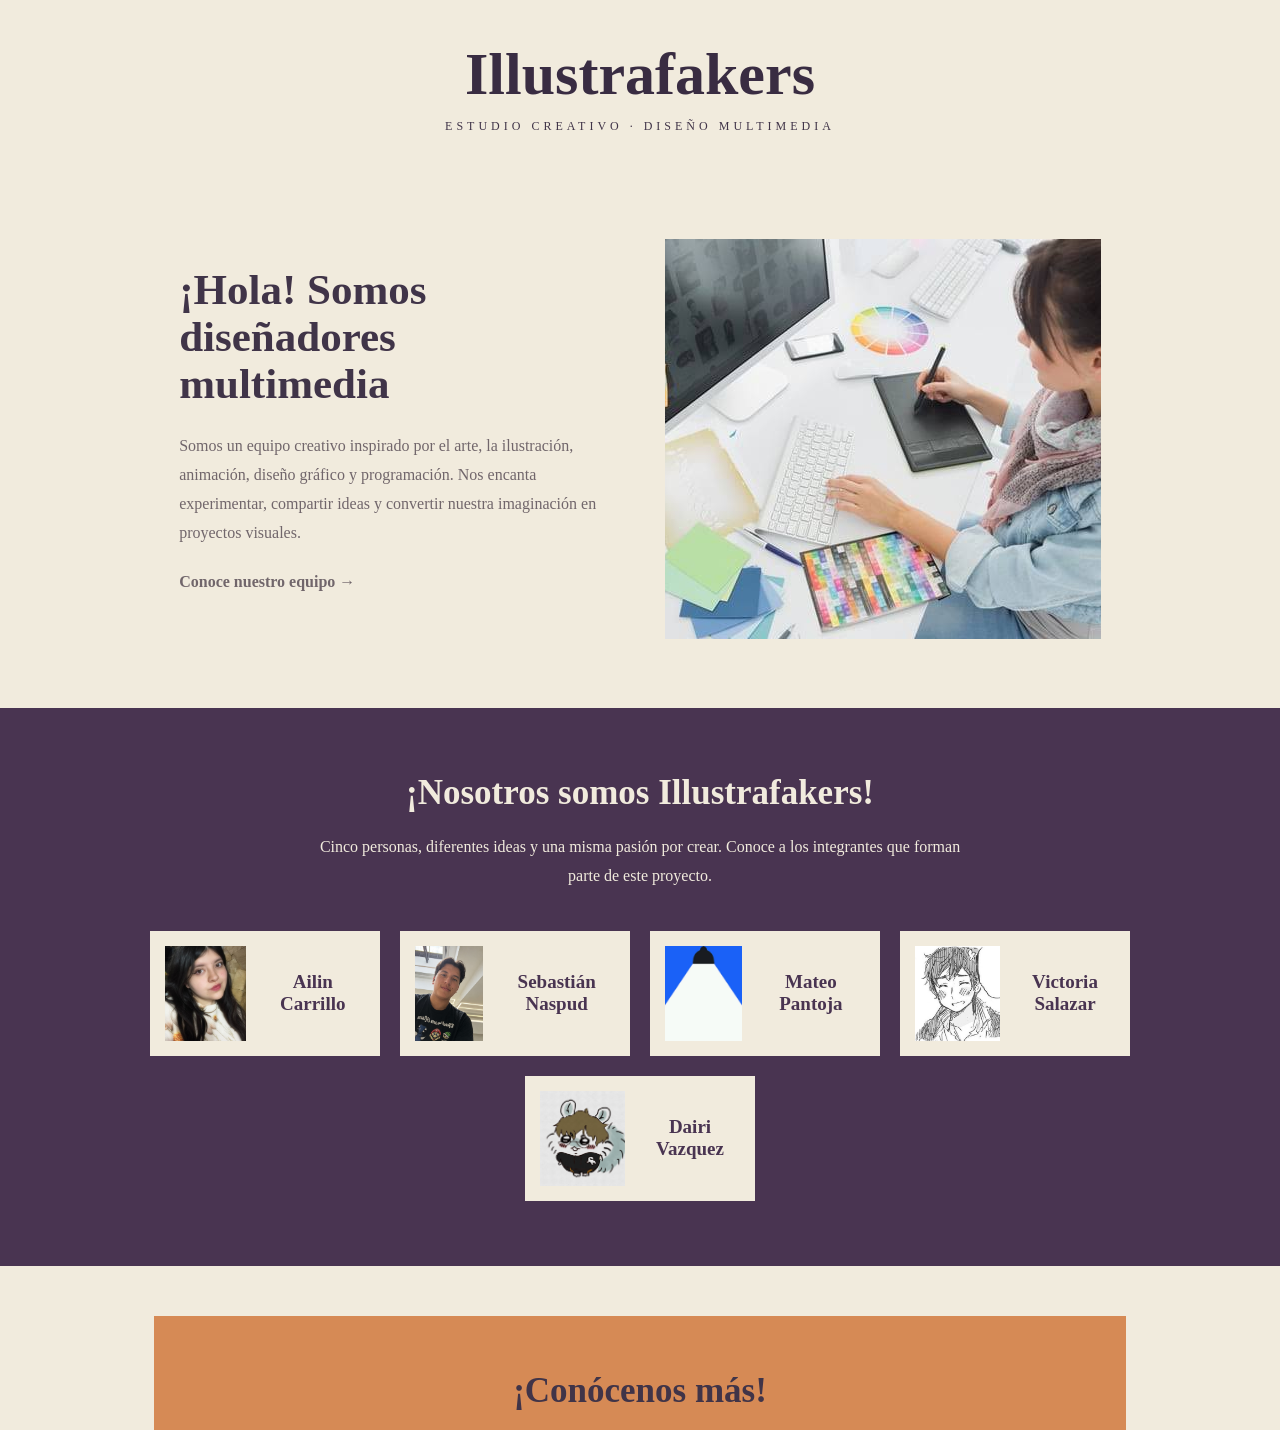
<file: index.html>
<!DOCTYPE html>
<html lang="es">
<head>
    <meta charset="UTF-8">
    <meta http-equiv="refresh" content="0; url=primerapag.html">
    <title>Illustrafakers</title>
</head>
<body>
    <a href="primerapag.html">Entrar a Illustrafakers</a>
</body>
</html>
</file>
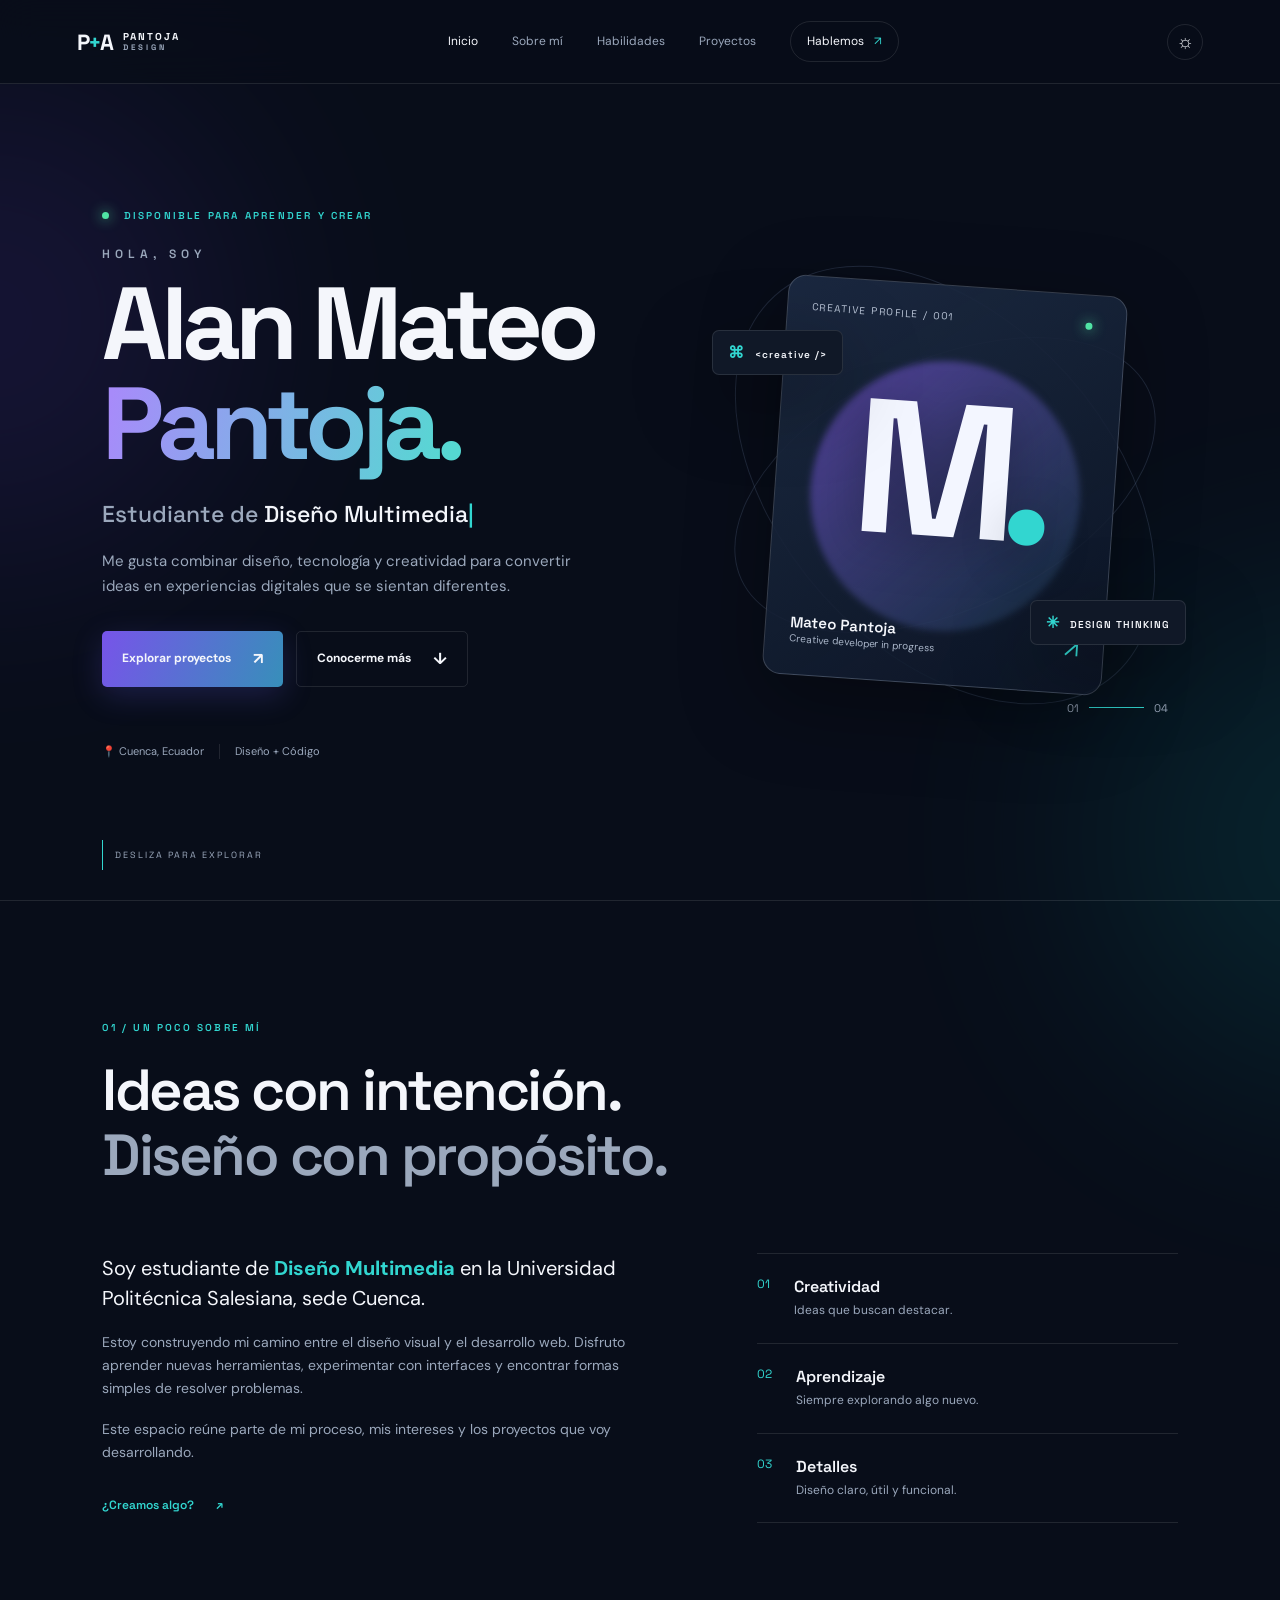
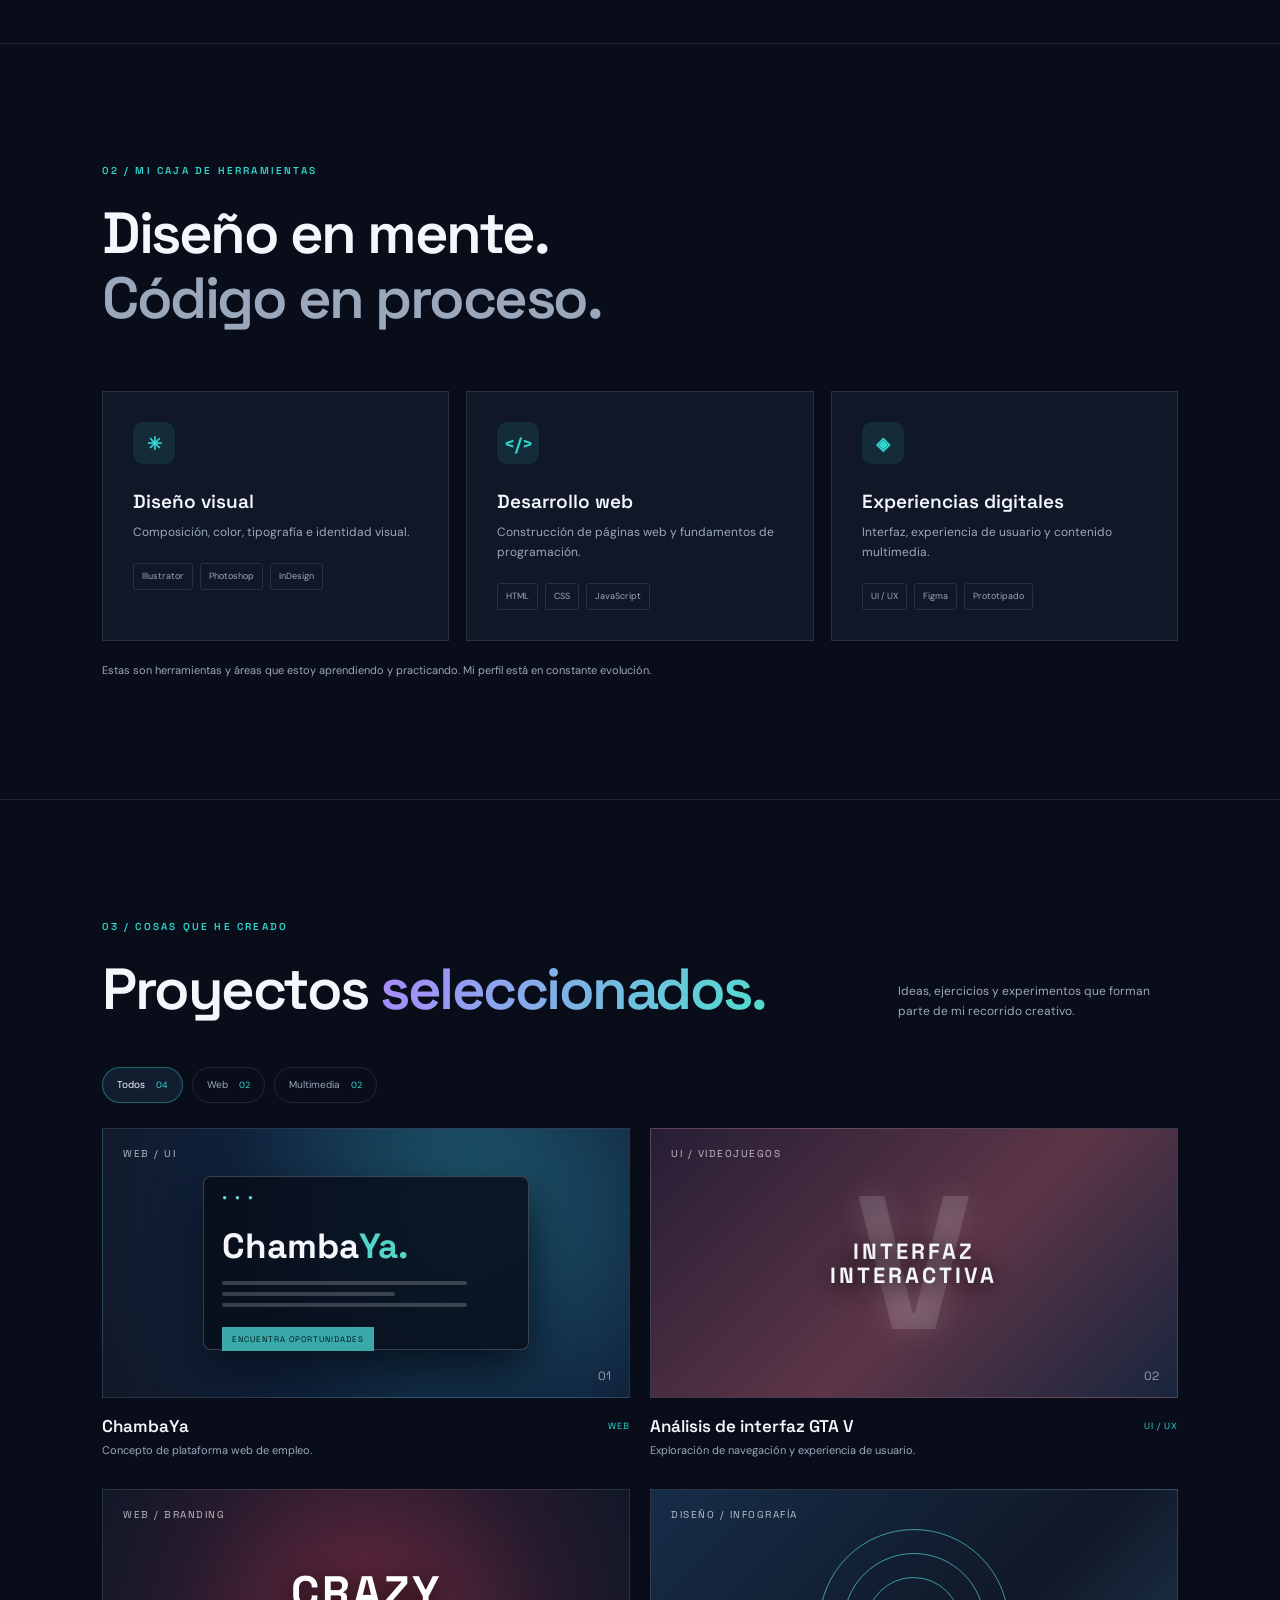
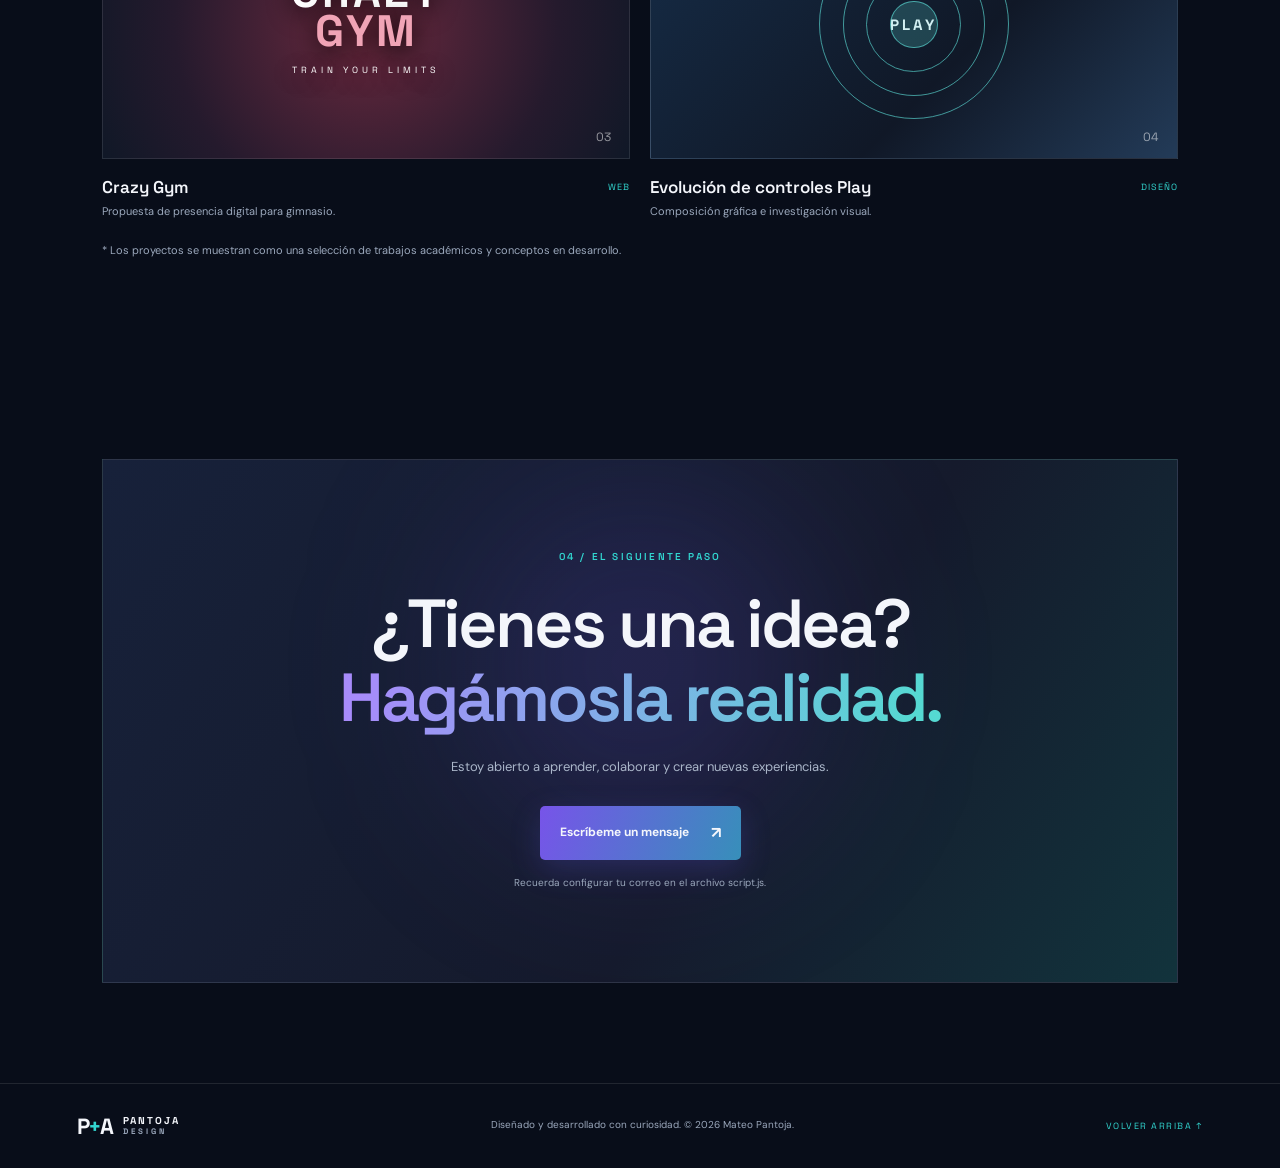
<file: Portafolio_Mateo_Pantoja/index.html>
<!DOCTYPE html>
<html lang="es">
<head>
  <meta charset="UTF-8">
  <meta name="viewport" content="width=device-width, initial-scale=1.0">
  <meta name="theme-color" content="#080d19">
  <meta name="description" content="Portafolio personal de Alan Mateo Pantoja, estudiante de Diseño Multimedia.">
  <title>Mateo Pantoja — Portafolio</title>
  <link rel="preconnect" href="https://fonts.googleapis.com">
  <link rel="preconnect" href="https://fonts.gstatic.com" crossorigin>
  <link href="https://fonts.googleapis.com/css2?family=DM+Sans:wght@400;500;600;700&family=Space+Grotesk:wght@400;500;600;700&display=swap" rel="stylesheet">
  <link rel="stylesheet" href="styles.css">
</head>
<body>
  <div class="ambient ambient-one"></div>
  <div class="ambient ambient-two"></div>
  <header class="site-header">
    <a class="brand" href="#inicio" aria-label="Ir al inicio"><span class="brand-mark">P<span>+</span>A</span><span class="brand-name">PANTOJA<span>DESIGN</span></span></a>
    <button class="menu-toggle" id="menuToggle" aria-label="Abrir menú" aria-expanded="false"><span></span><span></span></button>
    <nav class="nav" id="mainNav">
      <a href="#inicio" class="nav-link active">Inicio</a>
      <a href="#sobre-mi" class="nav-link">Sobre mí</a>
      <a href="#habilidades" class="nav-link">Habilidades</a>
      <a href="#proyectos" class="nav-link">Proyectos</a>
      <a href="#contacto" class="nav-cta">Hablemos <span>↗</span></a>
    </nav>
    <button class="theme-toggle" id="themeToggle" aria-label="Cambiar tema" title="Cambiar tema">☼</button>
  </header>

  <main>
    <section class="hero section" id="inicio">
      <div class="hero-copy reveal">
        <div class="eyebrow"><span class="status-dot"></span> DISPONIBLE PARA APRENDER Y CREAR</div>
        <p class="hero-kicker">HOLA, SOY</p>
        <h1>Alan Mateo<br><span class="gradient-text">Pantoja.</span></h1>
        <div class="role-line">Estudiante de <span id="typedRole">Diseño Multimedia</span><span class="cursor">|</span></div>
        <p class="hero-description">Me gusta combinar diseño, tecnología y creatividad para convertir ideas en experiencias digitales que se sientan diferentes.</p>
        <div class="hero-actions">
          <a class="button button-primary" href="#proyectos">Explorar proyectos <span>↗</span></a>
          <a class="button button-ghost" href="#sobre-mi">Conocerme más <span>↓</span></a>
        </div>
        <div class="hero-meta"><span>📍 Cuenca, Ecuador</span><span class="meta-divider"></span><span>Diseño + Código</span></div>
      </div>
      <div class="hero-art reveal">
        <div class="orbit orbit-a"></div><div class="orbit orbit-b"></div>
        <div class="profile-card">
          <div class="card-top"><span>CREATIVE PROFILE / 001</span><span class="live-dot"></span></div>
          <div class="monogram">M<span>.</span></div>
          <div class="card-bottom"><div><strong>Mateo Pantoja</strong><small>Creative developer in progress</small></div><span class="card-arrow">↗</span></div>
        </div>
        <div class="floating-tag tag-code"><span>⌘</span> &lt;creative /&gt;</div>
        <div class="floating-tag tag-design"><span>✳</span> DESIGN THINKING</div>
        <div class="hero-index">01 <i></i> 04</div>
      </div>
      <a class="scroll-cue" href="#sobre-mi"><span></span> DESLIZA PARA EXPLORAR</a>
    </section>

    <section class="section about-section" id="sobre-mi">
      <div class="section-heading reveal"><p class="eyebrow">01 / UN POCO SOBRE MÍ</p><h2>Ideas con intención.<br><span class="muted">Diseño con propósito.</span></h2></div>
      <div class="about-grid">
        <div class="about-copy reveal">
          <p class="lead">Soy estudiante de <strong>Diseño Multimedia</strong> en la Universidad Politécnica Salesiana, sede Cuenca.</p>
          <p>Estoy construyendo mi camino entre el diseño visual y el desarrollo web. Disfruto aprender nuevas herramientas, experimentar con interfaces y encontrar formas simples de resolver problemas.</p>
          <p>Este espacio reúne parte de mi proceso, mis intereses y los proyectos que voy desarrollando.</p>
          <a class="text-link" href="#contacto">¿Creamos algo? <span>↗</span></a>
        </div>
        <div class="about-facts reveal">
          <div class="fact"><span class="fact-number">01</span><div><strong>Creatividad</strong><small>Ideas que buscan destacar.</small></div></div>
          <div class="fact"><span class="fact-number">02</span><div><strong>Aprendizaje</strong><small>Siempre explorando algo nuevo.</small></div></div>
          <div class="fact"><span class="fact-number">03</span><div><strong>Detalles</strong><small>Diseño claro, útil y funcional.</small></div></div>
        </div>
      </div>
    </section>

    <section class="section skills-section" id="habilidades">
      <div class="section-heading reveal"><p class="eyebrow">02 / MI CAJA DE HERRAMIENTAS</p><h2>Diseño en mente.<br><span class="muted">Código en proceso.</span></h2></div>
      <div class="skills-grid">
        <article class="skill-card reveal"><div class="skill-icon">✳</div><h3>Diseño visual</h3><p>Composición, color, tipografía e identidad visual.</p><div class="skill-tags"><span>Illustrator</span><span>Photoshop</span><span>InDesign</span></div></article>
        <article class="skill-card reveal"><div class="skill-icon">&lt;/&gt;</div><h3>Desarrollo web</h3><p>Construcción de páginas web y fundamentos de programación.</p><div class="skill-tags"><span>HTML</span><span>CSS</span><span>JavaScript</span></div></article>
        <article class="skill-card reveal"><div class="skill-icon">◈</div><h3>Experiencias digitales</h3><p>Interfaz, experiencia de usuario y contenido multimedia.</p><div class="skill-tags"><span>UI / UX</span><span>Figma</span><span>Prototipado</span></div></article>
      </div>
      <p class="skills-note">Estas son herramientas y áreas que estoy aprendiendo y practicando. Mi perfil está en constante evolución.</p>
    </section>

    <section class="section projects-section" id="proyectos">
      <div class="projects-heading reveal"><div class="section-heading"><p class="eyebrow">03 / COSAS QUE HE CREADO</p><h2>Proyectos<span class="gradient-text"> seleccionados.</span></h2></div><p class="projects-intro">Ideas, ejercicios y experimentos que forman parte de mi recorrido creativo.</p></div>
      <div class="filter-row reveal" role="group" aria-label="Filtrar proyectos">
        <button class="filter-btn active" data-filter="todos">Todos <span>04</span></button>
        <button class="filter-btn" data-filter="web">Web <span>02</span></button>
        <button class="filter-btn" data-filter="multimedia">Multimedia <span>02</span></button>
      </div>
      <div class="projects-grid">
        <article class="project-card reveal" data-category="web"><div class="project-visual visual-one"><span class="visual-label">WEB / UI</span><div class="mock-window"><div class="mock-dots">● ● ●</div><div class="mock-title">Chamba<span>Ya.</span></div><div class="mock-lines"><i></i><i></i><i></i></div><div class="mock-pill">ENCUENTRA OPORTUNIDADES</div></div><span class="visual-number">01</span></div><div class="project-info"><div><h3>ChambaYa</h3><p>Concepto de plataforma web de empleo.</p></div><span class="project-type">WEB</span></div></article>
        <article class="project-card reveal" data-category="multimedia"><div class="project-visual visual-two"><span class="visual-label">UI / VIDEOJUEGOS</span><div class="game-symbol">V</div><div class="game-caption">INTERFAZ<br>INTERACTIVA</div><span class="visual-number">02</span></div><div class="project-info"><div><h3>Análisis de interfaz GTA V</h3><p>Exploración de navegación y experiencia de usuario.</p></div><span class="project-type">UI / UX</span></div></article>
        <article class="project-card reveal" data-category="web"><div class="project-visual visual-three"><span class="visual-label">WEB / BRANDING</span><div class="gym-type">CRAZY<br><b>GYM</b><small>TRAIN YOUR LIMITS</small></div><span class="visual-number">03</span></div><div class="project-info"><div><h3>Crazy Gym</h3><p>Propuesta de presencia digital para gimnasio.</p></div><span class="project-type">WEB</span></div></article>
        <article class="project-card reveal" data-category="multimedia"><div class="project-visual visual-four"><span class="visual-label">DISEÑO / INFOGRAFÍA</span><div class="circle-stack"><i></i><i></i><i></i><i></i><b>PLAY</b></div><span class="visual-number">04</span></div><div class="project-info"><div><h3>Evolución de controles Play</h3><p>Composición gráfica e investigación visual.</p></div><span class="project-type">DISEÑO</span></div></article>
      </div>
      <p class="project-disclaimer">* Los proyectos se muestran como una selección de trabajos académicos y conceptos en desarrollo.</p>
    </section>

    <section class="contact-section section" id="contacto">
      <div class="contact-panel reveal"><div class="contact-orb"></div><p class="eyebrow">04 / EL SIGUIENTE PASO</p><h2>¿Tienes una idea?<br><span class="gradient-text">Hagámosla realidad.</span></h2><p>Estoy abierto a aprender, colaborar y crear nuevas experiencias.</p><a class="button button-primary" id="emailButton" href="mailto:tu-correo@ejemplo.com">Escríbeme un mensaje <span>↗</span></a><small class="email-hint">Recuerda configurar tu correo en el archivo script.js.</small></div>
    </section>
  </main>

  <footer class="footer"><a class="brand" href="#inicio"><span class="brand-mark">P<span>+</span>A</span><span class="brand-name">PANTOJA<span>DESIGN</span></span></a><p>Diseñado y desarrollado con curiosidad. © <span id="year"></span> Mateo Pantoja.</p><a class="back-top" href="#inicio">VOLVER ARRIBA ↑</a></footer>
  <div class="toast" id="toast" role="status" aria-live="polite"></div>
  <script src="script.js"></script>
</body>
</html>
</file>
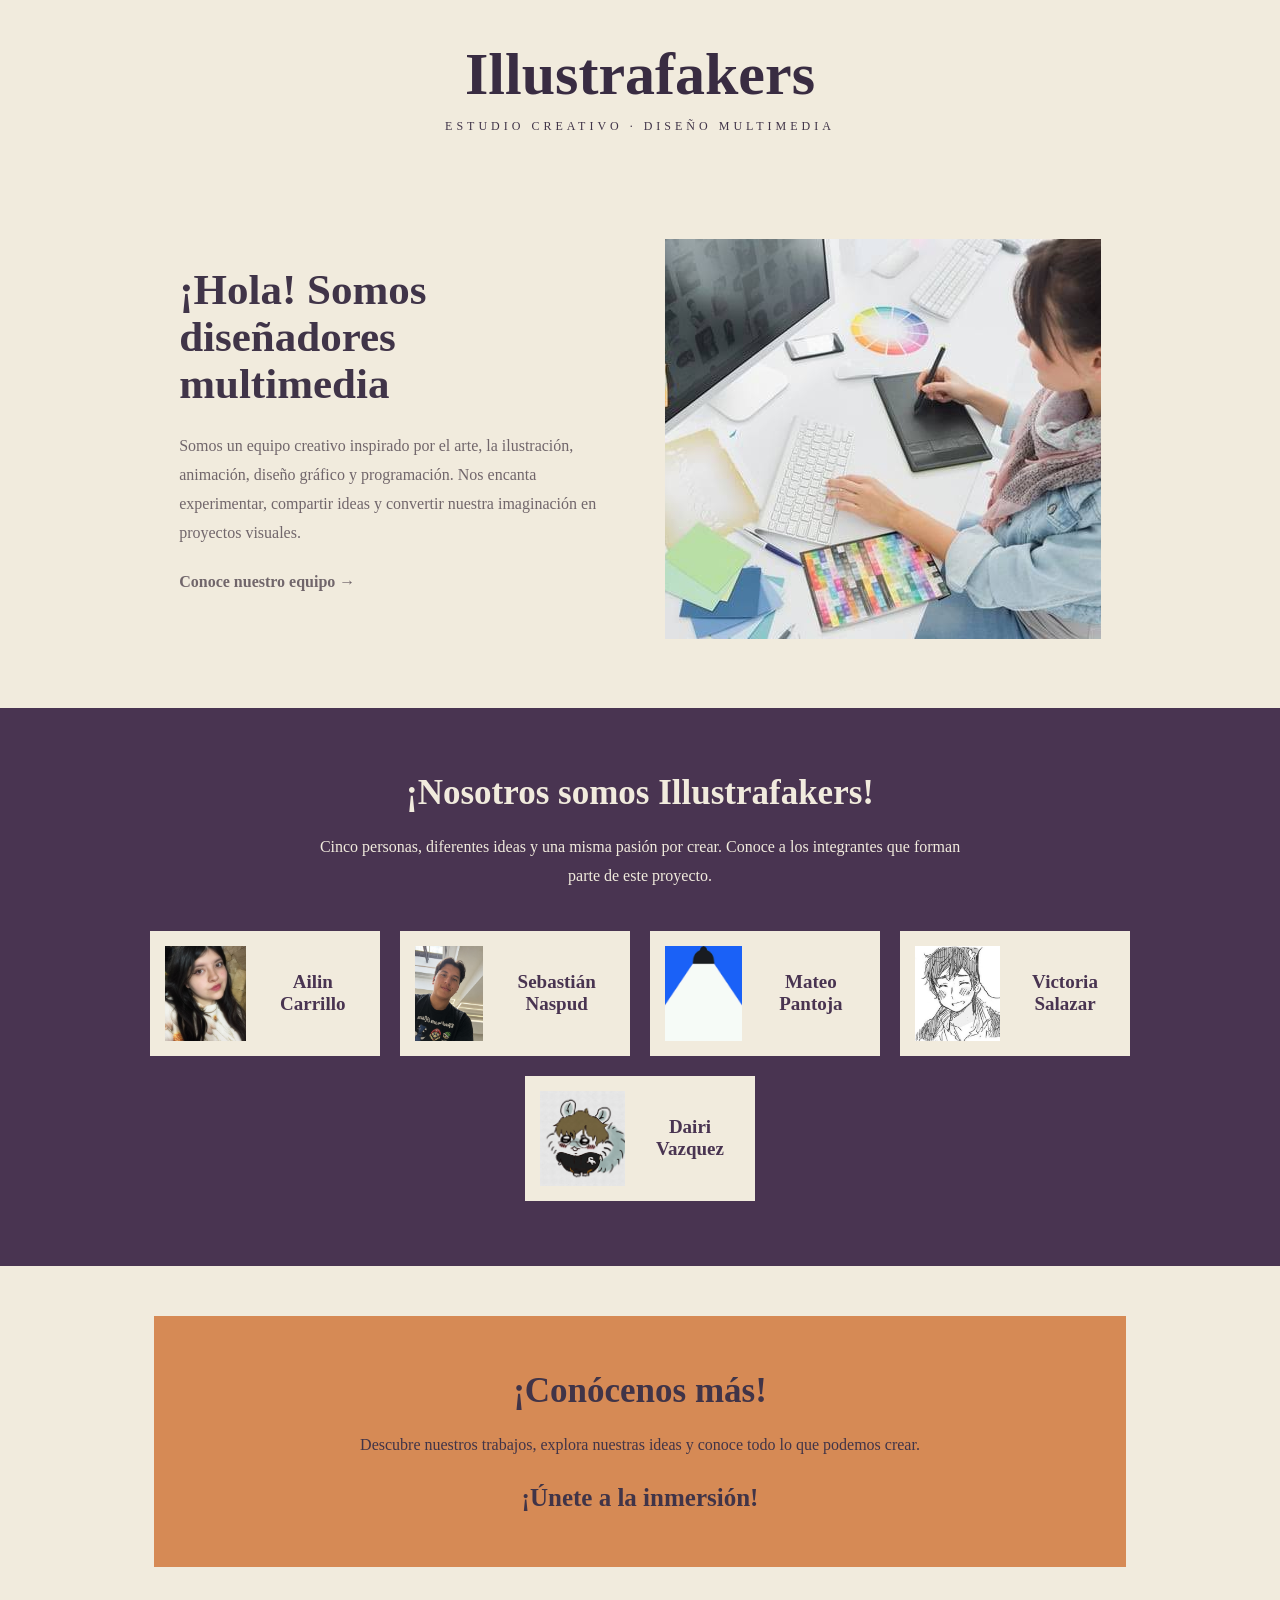
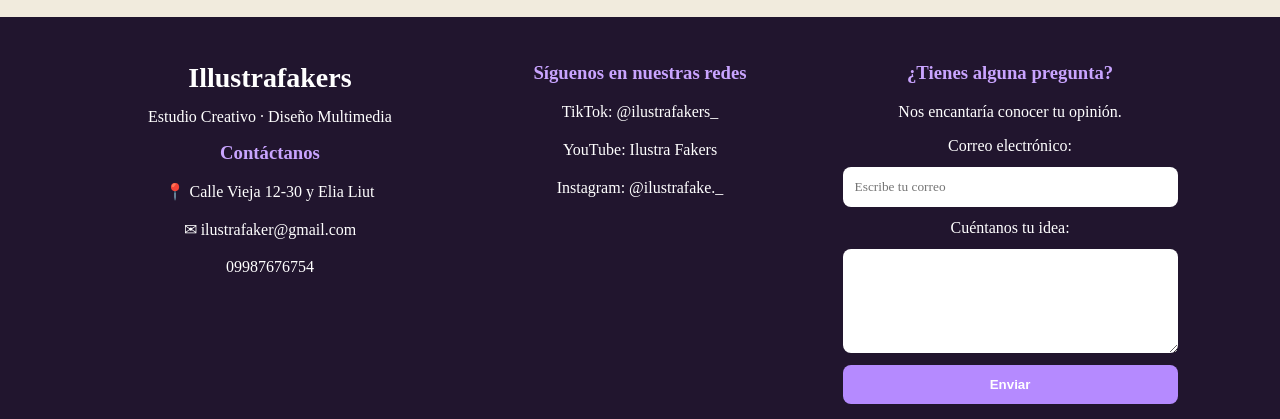
<file: primerapag.html>
<!DOCTYPE html>
<html lang="es">

<head>
    <meta charset="UTF-8">
    <meta name="viewport"
          content="width=device-width, initial-scale=1.0">

    <title>Illustrafakers</title>

    <link rel="stylesheet" href="diseño.css">
</head>

<body>

    <!-- ENCABEZADO -->
    <header class="encabezado">

        <h1>Illustrafakers</h1>

        <p>ESTUDIO CREATIVO · DISEÑO MULTIMEDIA</p>

    </header>

    <!-- PRESENTACIÓN -->
    <main>

    <section class="principal" id="nosotros">

        <div class="texto">

            <h2>¡Hola! Somos diseñadores multimedia</h2>

            <p>
            Somos un equipo creativo inspirado por el arte,
            la ilustración, animación, diseño gráfico y programación.
            Nos encanta experimentar, compartir ideas
            y convertir nuestra imaginación en proyectos visuales.
            </p>

            <p class="conoce">Conoce nuestro equipo →</p>

        </div>

        <div class="imagen">

            <img src="primerapag/images.jpeg"
                 alt="Nuestro trabajo creativo">

        </div>

    </section>

    <!-- EQUIPO -->
    <section class="equipo" id="equipo">

        <div class="equipo-texto">

            <h2>¡Nosotros somos Illustrafakers!</h2>

            <p>
            Cinco personas, diferentes ideas y una misma
            pasión por crear. Conoce a los integrantes
            que forman parte de este proyecto.
            </p>

        </div>

        <div class="integrantes">

            <!-- AILIN -->
            <div class="persona">

                <img src="primerapag/luna.jpeg" alt="Ailin">

                <a href="Carrillo_Ailin_Codigo/index.html"
                   style="color: inherit; text-decoration: none;">
                    <h3>Ailin Carrillo</h3>
                </a>

            </div>

            <!-- SEBASTIÁN -->
            <div class="persona">

                <img src="primerapag/sebas.jpeg" alt="Sebastián">

                <a href="pagina%20liuisheb/Avance%20pagina%20luisheba%20(2)/Nueva%20carpeta%20(2)/Construcci%C3%B3n%20de%20una%20interfaz%20multimedia-Sebastian%20Naspud/index.html"
                   style="color: inherit; text-decoration: none;">
                    <h3>Sebastián Naspud</h3>
                </a>

            </div>

            <!-- MATEO -->
            <div class="persona">

                <img src="primerapag/siok.jpeg" alt="Mateo">

                <a href="Portafolio_Mateo_Pantoja/index.html"
                   style="color: inherit; text-decoration: none;">
                    <h3>Mateo Pantoja</h3>
                </a>

            </div>

            <!-- VICTORIA -->
            <div class="persona">

                <img src="primerapag/imagenvictoriaperfil.jpeg" alt="Victoria">

                <a href="SalazarVictoriaPractica07/SalazarVictoriaPractica07/index.html"
                   style="color: inherit; text-decoration: none;">
                    <h3>Victoria Salazar</h3>
                </a>

            </div>

            <!-- DAIRI -->
            <div class="persona">

                <img src="primerapag/Deiri.jpeg" alt="Deiri">

                <a href="Dairi%20V/index.html"
                   style="color: inherit; text-decoration: none;">
                    <h3>Dairi Vazquez</h3>
                </a>

            </div>

        </div>

    </section>

    <!-- INVITACIÓN -->
    <section class="final" id="contacto">

        <h2>¡Conócenos más!</h2>

        <p>
        Descubre nuestros trabajos, explora nuestras ideas
        y conoce todo lo que podemos crear.
        </p>

        <h3>¡Únete a la inmersión!</h3>

    </section>

    </main>
<!-- PIE DE PÁGINA -->
<footer class="footer">

    <div class="footer-contenido">

        <!-- INFORMACIÓN -->
        <div class="footer-info">

            <h2>Illustrafakers</h2>

            <p>Estudio Creativo · Diseño Multimedia</p>

            <h3>Contáctanos</h3>

            <p>📍 Calle Vieja 12-30 y Elia Liut</p>

            <p>✉ ilustrafaker@gmail.com</p>
            <p>09987676754</p>

        </div>

        <!-- REDES SOCIALES -->
        <div class="footer-redes">

            <h3>Síguenos en nuestras redes</h3>

            <p>TikTok: @ilustrafakers_</p>

            <p>YouTube: Ilustra Fakers</p>

            <p>Instagram: @ilustrafake._</p>

        </div>

       <!-- FORMULARIO DE CONTACTO -->
<div class="footer-formulario">

    <h3>¿Tienes alguna pregunta?</h3>

    <p>Nos encantaría conocer tu opinión.</p>

    <form>

        <label for="correo">
            Correo electrónico:
        </label>

        <input
            type="email"
            id="correo"
            name="correo"
            placeholder="Escribe tu correo">

        <label for="mensaje">
            Cuéntanos tu idea:
        </label>

        <textarea
            id="mensaje"
            name="mensaje"
            rows="5"
            placeholder="Describe tu proyecto creativo...">
        </textarea>

        <button type="button">
            Enviar
        </button>

    </form>

</div>
</footer>

</body>
</html>
</file>
<file: Portafolio_Mateo_Pantoja/styles.css>
/* PANTOJA DESIGN — estilos principales */
:root{--bg:#080d19;--panel:#101827;--panel2:#121e30;--text:#f4f6fb;--muted:#9ba8bc;--line:rgba(255,255,255,.1);--accent:#8b5cf6;--cyan:#32d6d0;--header:rgba(8,13,25,.78);--shadow:0 25px 80px rgba(0,0,0,.35)}
*{box-sizing:border-box;margin:0;padding:0}html{scroll-behavior:smooth;scroll-padding-top:90px}body{font-family:"DM Sans",sans-serif;background:var(--bg);color:var(--text);overflow-x:hidden;line-height:1.65}body.light{--bg:#f4f6fb;--panel:#fff;--panel2:#e9eef7;--text:#111827;--muted:#5f6b7d;--line:rgba(17,24,39,.13);--header:rgba(244,246,251,.82);--shadow:0 25px 80px rgba(29,41,60,.12)}a{color:inherit;text-decoration:none}button{font:inherit;color:inherit}.ambient{position:absolute;width:480px;height:480px;border-radius:50%;filter:blur(120px);opacity:.13;pointer-events:none;z-index:-1}.ambient-one{background:#7448ef;top:80px;left:-250px}.ambient-two{background:#00b9b2;top:600px;right:-300px}.site-header{height:84px;padding:0 max(6vw,24px);display:flex;align-items:center;justify-content:space-between;position:sticky;top:0;z-index:20;background:var(--header);backdrop-filter:blur(18px);border-bottom:1px solid var(--line)}.brand{display:flex;align-items:center;gap:11px}.brand-mark{font:700 22px "Space Grotesk";letter-spacing:-2px}.brand-mark span{color:var(--cyan)}.brand-name{font:700 10px "Space Grotesk";letter-spacing:2px;line-height:1.2}.brand-name span{display:block;color:var(--muted);font-size:8px;letter-spacing:3px}.nav{display:flex;align-items:center;gap:34px}.nav-link{font-size:12px;color:var(--muted);transition:.25s}.nav-link:hover,.nav-link.active{color:var(--text)}.nav-cta{font-size:12px;border:1px solid var(--line);padding:10px 16px;border-radius:30px}.nav-cta span{color:var(--cyan);margin-left:7px}.theme-toggle{width:36px;height:36px;border-radius:50%;border:1px solid var(--line);background:transparent;cursor:pointer;font-size:19px}.menu-toggle{display:none;background:none;border:0}.section{padding:120px max(8vw,24px);position:relative}.hero{min-height:calc(100vh - 84px);display:grid;grid-template-columns:1.1fr .9fr;align-items:center;gap:40px;padding-top:95px;padding-bottom:110px}.eyebrow{font:600 10px "Space Grotesk";letter-spacing:2.2px;color:var(--cyan);margin-bottom:24px}.status-dot,.live-dot{display:inline-block;width:7px;height:7px;background:#50e3a4;border-radius:50%;margin-right:9px;box-shadow:0 0 13px #50e3a4}.hero-kicker{font:600 12px "Space Grotesk";letter-spacing:5px;color:var(--muted);margin-bottom:12px}.hero h1{font:700 clamp(58px,8vw,104px)/.98 "Space Grotesk";letter-spacing:-6px}.gradient-text{background:linear-gradient(105deg,#a78bfa 5%,#55d9d2 95%);-webkit-background-clip:text;background-clip:text;color:transparent}.role-line{font:500 clamp(17px,2vw,23px) "Space Grotesk";margin-top:25px;color:var(--muted)}#typedRole{color:var(--text)}.cursor{color:var(--cyan);animation:blink .8s infinite}.hero-description{max-width:500px;color:var(--muted);font-size:15px;margin-top:20px}.hero-actions{display:flex;gap:13px;flex-wrap:wrap;margin-top:32px}.button{display:inline-flex;align-items:center;gap:22px;padding:14px 20px;border-radius:5px;font-size:12px;font-weight:700;transition:transform .25s,box-shadow .25s}.button:hover{transform:translateY(-4px)}.button-primary{background:linear-gradient(110deg,#7754e9,#378fba);box-shadow:0 9px 30px rgba(100,90,230,.22)}.button-primary:hover{box-shadow:0 12px 35px rgba(100,90,230,.4)}.button-ghost{border:1px solid var(--line)}.button span{font-size:16px}.hero-meta{display:flex;align-items:center;gap:15px;margin-top:55px;color:var(--muted);font-size:11px}.meta-divider{height:15px;width:1px;background:var(--line)}.hero-art{height:460px;display:grid;place-items:center;position:relative}.profile-card{width:min(340px,75%);height:400px;border:1px solid rgba(255,255,255,.17);border-radius:18px;background:linear-gradient(145deg,rgba(28,42,66,.95),rgba(13,22,39,.85));box-shadow:var(--shadow);padding:24px;display:flex;flex-direction:column;justify-content:space-between;position:relative;z-index:2;overflow:hidden;transform:rotate(4deg);transition:transform .5s}.profile-card:hover{transform:rotate(0) translateY(-8px)}.profile-card:before{content:"";position:absolute;width:270px;height:270px;border-radius:50%;background:linear-gradient(135deg,rgba(139,92,246,.5),rgba(50,214,208,.1));filter:blur(3px);top:75px;left:35px}.card-top,.card-bottom{position:relative;z-index:1;display:flex;justify-content:space-between;align-items:center}.card-top{font:10px "Space Grotesk";letter-spacing:1.5px;color:#b9c4d6}.monogram{position:relative;z-index:1;text-align:center;font:700 190px/.9 "Space Grotesk";letter-spacing:-20px;color:#f3f6ff;text-shadow:0 12px 50px rgba(0,0,0,.3)}.monogram span{color:var(--cyan)}.card-bottom strong,.card-bottom small{display:block}.card-bottom strong{font:600 15px "Space Grotesk"}.card-bottom small{color:#aab6c9;font-size:10px}.card-arrow{font-size:24px;color:var(--cyan)}.orbit{position:absolute;border:1px solid rgba(120,140,180,.22);border-radius:50%;transform:rotate(-25deg)}.orbit-a{width:450px;height:250px}.orbit-b{width:510px;height:330px;transform:rotate(48deg)}.floating-tag{position:absolute;z-index:3;background:var(--panel);border:1px solid var(--line);padding:11px 15px;border-radius:7px;font:600 10px "Space Grotesk";letter-spacing:1px;box-shadow:var(--shadow)}.floating-tag span{color:var(--cyan);font-size:16px;margin-right:6px}.tag-code{top:75px;left:0;animation:float 5s ease-in-out infinite}.tag-design{bottom:70px;right:-8px;animation:float 6s ease-in-out infinite reverse}.hero-index{position:absolute;bottom:0;right:10px;font:11px "Space Grotesk";color:var(--muted);display:flex;align-items:center;gap:10px}.hero-index i{width:55px;height:1px;background:var(--cyan)}.scroll-cue{position:absolute;bottom:30px;left:max(8vw,24px);font:9px "Space Grotesk";letter-spacing:2px;color:var(--muted);display:flex;align-items:center;gap:12px}.scroll-cue span{height:30px;width:1px;background:var(--cyan)}.about-section,.skills-section,.projects-section{border-top:1px solid var(--line)}.section-heading h2{font:600 clamp(36px,5vw,58px)/1.12 "Space Grotesk";letter-spacing:-2.5px}.muted{color:var(--muted)}.about-grid{display:grid;grid-template-columns:1fr .8fr;gap:12%;margin-top:65px}.about-copy{max-width:580px}.about-copy p{color:var(--muted);font-size:14px;margin-bottom:18px}.about-copy .lead{font-size:20px;color:var(--text);line-height:1.5}.about-copy strong{color:var(--cyan)}.text-link{display:inline-flex;gap:22px;color:var(--cyan);font:600 12px "Space Grotesk";margin-top:15px}.about-facts{border-top:1px solid var(--line)}.fact{display:flex;gap:24px;padding:22px 0;border-bottom:1px solid var(--line)}.fact-number{font:12px "Space Grotesk";color:var(--cyan)}.fact strong,.fact small{display:block}.fact strong{font:600 16px "Space Grotesk"}.fact small{font-size:12px;color:var(--muted);margin-top:4px}.skills-grid{display:grid;grid-template-columns:repeat(3,1fr);gap:17px;margin-top:60px}.skill-card{padding:30px;background:var(--panel);border:1px solid var(--line);min-height:240px;transition:.3s}.skill-card:hover{transform:translateY(-7px);border-color:rgba(50,214,208,.45)}.skill-icon{width:42px;height:42px;border-radius:10px;background:rgba(50,214,208,.1);color:var(--cyan);display:grid;place-items:center;font:700 18px "Space Grotesk";margin-bottom:25px}.skill-card h3{font:600 19px "Space Grotesk"}.skill-card p{font-size:12px;color:var(--muted);margin:9px 0 20px}.skill-tags{display:flex;gap:7px;flex-wrap:wrap}.skill-tags span{font-size:9px;padding:5px 8px;border:1px solid var(--line);border-radius:3px;color:var(--muted)}.skills-note,.project-disclaimer{font-size:11px;color:var(--muted);margin-top:20px}.projects-heading{display:flex;justify-content:space-between;align-items:end;gap:30px}.projects-intro{max-width:280px;color:var(--muted);font-size:12px}.filter-row{display:flex;gap:9px;margin:45px 0 25px}.filter-btn{background:transparent;border:1px solid var(--line);padding:9px 14px;border-radius:30px;font-size:10px;color:var(--muted);cursor:pointer;transition:.2s}.filter-btn span{margin-left:8px;color:var(--cyan);font-size:9px}.filter-btn.active,.filter-btn:hover{background:var(--panel2);color:var(--text);border-color:rgba(50,214,208,.4)}.projects-grid{display:grid;grid-template-columns:repeat(2,1fr);gap:30px 20px}.project-card{min-width:0;transition:opacity .3s,transform .3s}.project-card.hidden{display:none}.project-visual{height:270px;position:relative;overflow:hidden;display:grid;place-items:center;border:1px solid var(--line)}.visual-label{position:absolute;top:18px;left:20px;font:10px "Space Grotesk";letter-spacing:1.5px;color:rgba(255,255,255,.7)}.visual-number{position:absolute;bottom:13px;right:18px;font:12px "Space Grotesk";color:rgba(255,255,255,.55)}.visual-one{background:radial-gradient(circle at 70% 30%,#1e5b71,#10213b 60%,#111827)}.mock-window{width:62%;height:65%;background:rgba(8,13,25,.83);border:1px solid rgba(255,255,255,.2);border-radius:8px;padding:14px 18px;box-shadow:0 20px 50px #07101e}.mock-dots{font-size:8px;letter-spacing:3px;color:#63d8cf}.mock-title{font:700 35px "Space Grotesk";margin-top:20px}.mock-title span{color:#54d5ca}.mock-lines{margin-top:13px}.mock-lines i{display:block;width:85%;height:4px;background:rgba(255,255,255,.2);margin:7px 0;border-radius:5px}.mock-lines i:nth-child(2){width:60%}.mock-pill{font:8px "Space Grotesk";letter-spacing:1px;background:#39aaa9;color:#07151e;display:inline-block;padding:7px 10px;margin-top:13px}.visual-two{background:linear-gradient(135deg,#261e35,#5d3547 55%,#18253d)}.game-symbol{font:700 190px/.8 "Space Grotesk";color:rgba(255,255,255,.13);text-shadow:0 0 30px rgba(255,255,255,.12)}.game-caption{position:absolute;font:700 22px/1.1 "Space Grotesk";letter-spacing:3px;text-align:center;text-shadow:0 3px 20px #000}.visual-three{background:radial-gradient(circle at center,#6b293e,#251a2d 65%,#101827)}.gym-type{text-align:center;font:700 44px/.9 "Space Grotesk";letter-spacing:3px;color:#fff;text-shadow:0 5px 25px #000}.gym-type b{color:#f0a4b6}.gym-type small{display:block;font:9px "Space Grotesk";letter-spacing:4px;margin-top:12px}.visual-four{background:linear-gradient(135deg,#162d48,#101827 60%,#233b58)}.circle-stack{width:190px;height:190px;position:relative;display:grid;place-items:center}.circle-stack i{position:absolute;border:1px solid rgba(91,218,213,.65);border-radius:50%;width:100%;height:100%}.circle-stack i:nth-child(2){width:75%;height:75%}.circle-stack i:nth-child(3){width:50%;height:50%}.circle-stack i:nth-child(4){width:25%;height:25%;background:rgba(91,218,213,.22)}.circle-stack b{font:700 15px "Space Grotesk";letter-spacing:3px}.project-info{display:flex;justify-content:space-between;gap:10px;padding-top:17px}.project-info h3{font:600 17px "Space Grotesk"}.project-info p{font-size:11px;color:var(--muted);margin-top:4px}.project-type{font:9px "Space Grotesk";letter-spacing:1px;color:var(--cyan);padding-top:5px}.contact-section{padding-top:80px;padding-bottom:100px}.contact-panel{position:relative;overflow:hidden;text-align:center;padding:90px 25px;background:linear-gradient(125deg,#17213a,#151a2c 60%,#12333c);border:1px solid var(--line)}.contact-panel .eyebrow{position:relative}.contact-panel h2{position:relative;font:600 clamp(38px,6vw,68px)/1.1 "Space Grotesk";letter-spacing:-3px}.contact-panel>p:not(.eyebrow){position:relative;color:#aab6c9;font-size:13px;margin:20px 0 28px}.contact-panel .button,.email-hint{position:relative}.email-hint{display:block;color:#9ba8bc;font-size:10px;margin-top:15px}.contact-orb{position:absolute;width:350px;height:350px;border-radius:50%;background:rgba(94,74,210,.2);filter:blur(90px);left:calc(50% - 175px);top:30px}.footer{padding:28px max(6vw,24px);border-top:1px solid var(--line);display:flex;justify-content:space-between;align-items:center;gap:20px}.footer p{font-size:10px;color:var(--muted)}.back-top{font:9px "Space Grotesk";letter-spacing:1.5px;color:var(--cyan)}.toast{position:fixed;bottom:25px;left:50%;transform:translate(-50%,20px);background:var(--panel2);border:1px solid var(--line);padding:10px 17px;border-radius:30px;font-size:11px;opacity:0;pointer-events:none;transition:.3s;z-index:50}.toast.show{opacity:1;transform:translate(-50%,0)}.reveal{opacity:0;transform:translateY(25px);transition:opacity .7s ease,transform .7s ease}.reveal.visible{opacity:1;transform:translateY(0)}@keyframes float{0%,100%{transform:translateY(0)}50%{transform:translateY(-13px)}}@keyframes blink{50%{opacity:0}}
@media(max-width:850px){.nav{gap:18px}.hero{grid-template-columns:1fr .8fr}.hero h1{font-size:70px}.hero-art{transform:scale(.85)}.section{padding-left:6vw;padding-right:6vw}.about-grid{gap:7%}}
@media(max-width:650px){.site-header{height:70px;padding:0 22px}.menu-toggle{display:flex;flex-direction:column;gap:5px;position:absolute;right:70px;top:26px}.menu-toggle span{width:21px;height:2px;background:var(--text)}.nav{display:none;position:absolute;top:70px;left:0;right:0;padding:22px;background:var(--bg);border-bottom:1px solid var(--line);flex-direction:column;align-items:stretch;gap:20px}.nav.open{display:flex}.nav-cta{align-self:flex-start}.theme-toggle{margin-left:auto}.hero{display:flex;flex-direction:column;align-items:flex-start;padding-top:80px;min-height:auto}.hero h1{font-size:clamp(62px,16vw,88px);letter-spacing:-4px}.hero-art{width:100%;height:390px;transform:scale(.85);transform-origin:center;margin:0 auto}.profile-card{height:340px}.monogram{font-size:160px}.tag-code{left:-5px}.tag-design{right:-15px}.hero-index{right:0}.scroll-cue{display:none}.section{padding-top:85px;padding-bottom:85px}.about-grid{grid-template-columns:1fr;gap:45px;margin-top:40px}.skills-grid{grid-template-columns:1fr;margin-top:40px}.skill-card{min-height:0}.projects-heading{display:block}.projects-intro{margin-top:18px}.projects-grid{grid-template-columns:1fr}.project-visual{height:250px}.contact-panel{padding:70px 18px}.footer{flex-wrap:wrap}.footer p{order:3;width:100%}}
@media(prefers-reduced-motion:reduce){*,*::before,*::after{scroll-behavior:auto!important;animation-duration:.01ms!important;transition-duration:.01ms!important}.reveal{opacity:1;transform:none}}
</file>
<file: diseño.css>
/* CONFIGURACIÓN GENERAL */

* {
    margin: 0;
    padding: 0;
    box-sizing: border-box;
}

body {
    background-color: #f1ebdd;
    color: #403448;
    font-family: Georgia, serif;
}

/* ENCABEZADO */

.encabezado {
    text-align: center;
    padding: 40px;
    background-color: #f1ebdd;
}

.encabezado h1 {
    font-size: 60px;
    color: #392c42;
}

.encabezado p {
    font-size: 12px;
    letter-spacing: 4px;
    margin-top: 10px;
}

/* PRESENTACIÓN */

.principal {
    display: flex;
    align-items: center;
    gap: 50px;
    padding: 65px 14%;
}

.texto {
    flex: 1;
}

.texto h2 {
    font-size: 43px;
    margin-bottom: 25px;
    line-height: 1.1;
}

.texto p {
    font-size: 16px;
    line-height: 1.8;
    color: #71666b;
    margin-bottom: 20px;
}

.conoce {
    color: #a45d3d;
    font-weight: bold;
}

.imagen {
    flex: 1;
}

.imagen img {
    width: 100%;
    height: 400px;
    object-fit: cover;
}

/* EQUIPO */

.equipo {
    background-color: #493451;
    color: #f1ebdd;
    padding: 65px 8%;
    text-align: center;
}

.equipo h2 {
    font-size: 35px;
    margin-bottom: 20px;
}

.equipo-texto p {
    line-height: 1.8;
    max-width: 650px;
    margin: auto;
}

/* INTEGRANTES */

.integrantes {
    display: flex;
    justify-content: center;
    flex-wrap: wrap;
    gap: 20px;
    margin-top: 40px;
}

.persona {
    background-color: #f1ebdd;
    color: #493451;
    width: 230px;
    padding: 15px;
    display: flex;
    align-items: center;
    gap: 15px;
    transition: 0.3s;
}

.persona img {
    width: 85px;
    height: 95px;
    object-fit: cover;
}

.persona h3 {
    font-size: 19px;
}

.persona:hover {
    transform: translateY(-6px);
    background-color: #d68a55;
}

/* INVITACIÓN */

.final {
    background-color: #d68a55;
    margin: 50px 12%;
    padding: 55px;
    text-align: center;
}

.final h2 {
    font-size: 35px;
    margin-bottom: 20px;
}

.final p {
    line-height: 1.8;
}

.final h3 {
    margin-top: 25px;
    font-size: 25px;
}

/* PIE DE PÁGINA */

footer {
    background-color: #392c42;
    color: white;
    text-align: center;
    padding: 25px;
}

/* PIE DE PÁGINA */

.footer {
    background-color: #21152e;
    color: white;
    padding: 45px 8% 15px;
}

.footer-contenido {
    display: flex;
    justify-content: space-between;
    flex-wrap: wrap;
    gap: 35px;
}

.footer-contenido > div {
    flex: 1;
    min-width: 220px;
}

.footer h2 {
    font-size: 28px;
    margin-bottom: 10px;
}

.footer h3 {
    margin-bottom: 15px;
    color: #c9a4ff;
}

.footer p {
    margin-bottom: 12px;
    line-height: 1.6;
}

.footer-formulario form {
    display: flex;
    flex-direction: column;
    gap: 12px;
}

.footer input,
.footer textarea {
    padding: 12px;
    border: none;
    border-radius: 8px;
    font-family: inherit;
    outline: none;
}

.footer button {
    padding: 12px;
    border: none;
    border-radius: 8px;
    background-color: #b58aff;
    color: white;
    cursor: pointer;
    font-weight: bold;
}

.footer-final {
    text-align: center;
    border-top: 1px solid #59466b;
    margin-top: 35px;
    padding-top: 15px;
}
</file>
